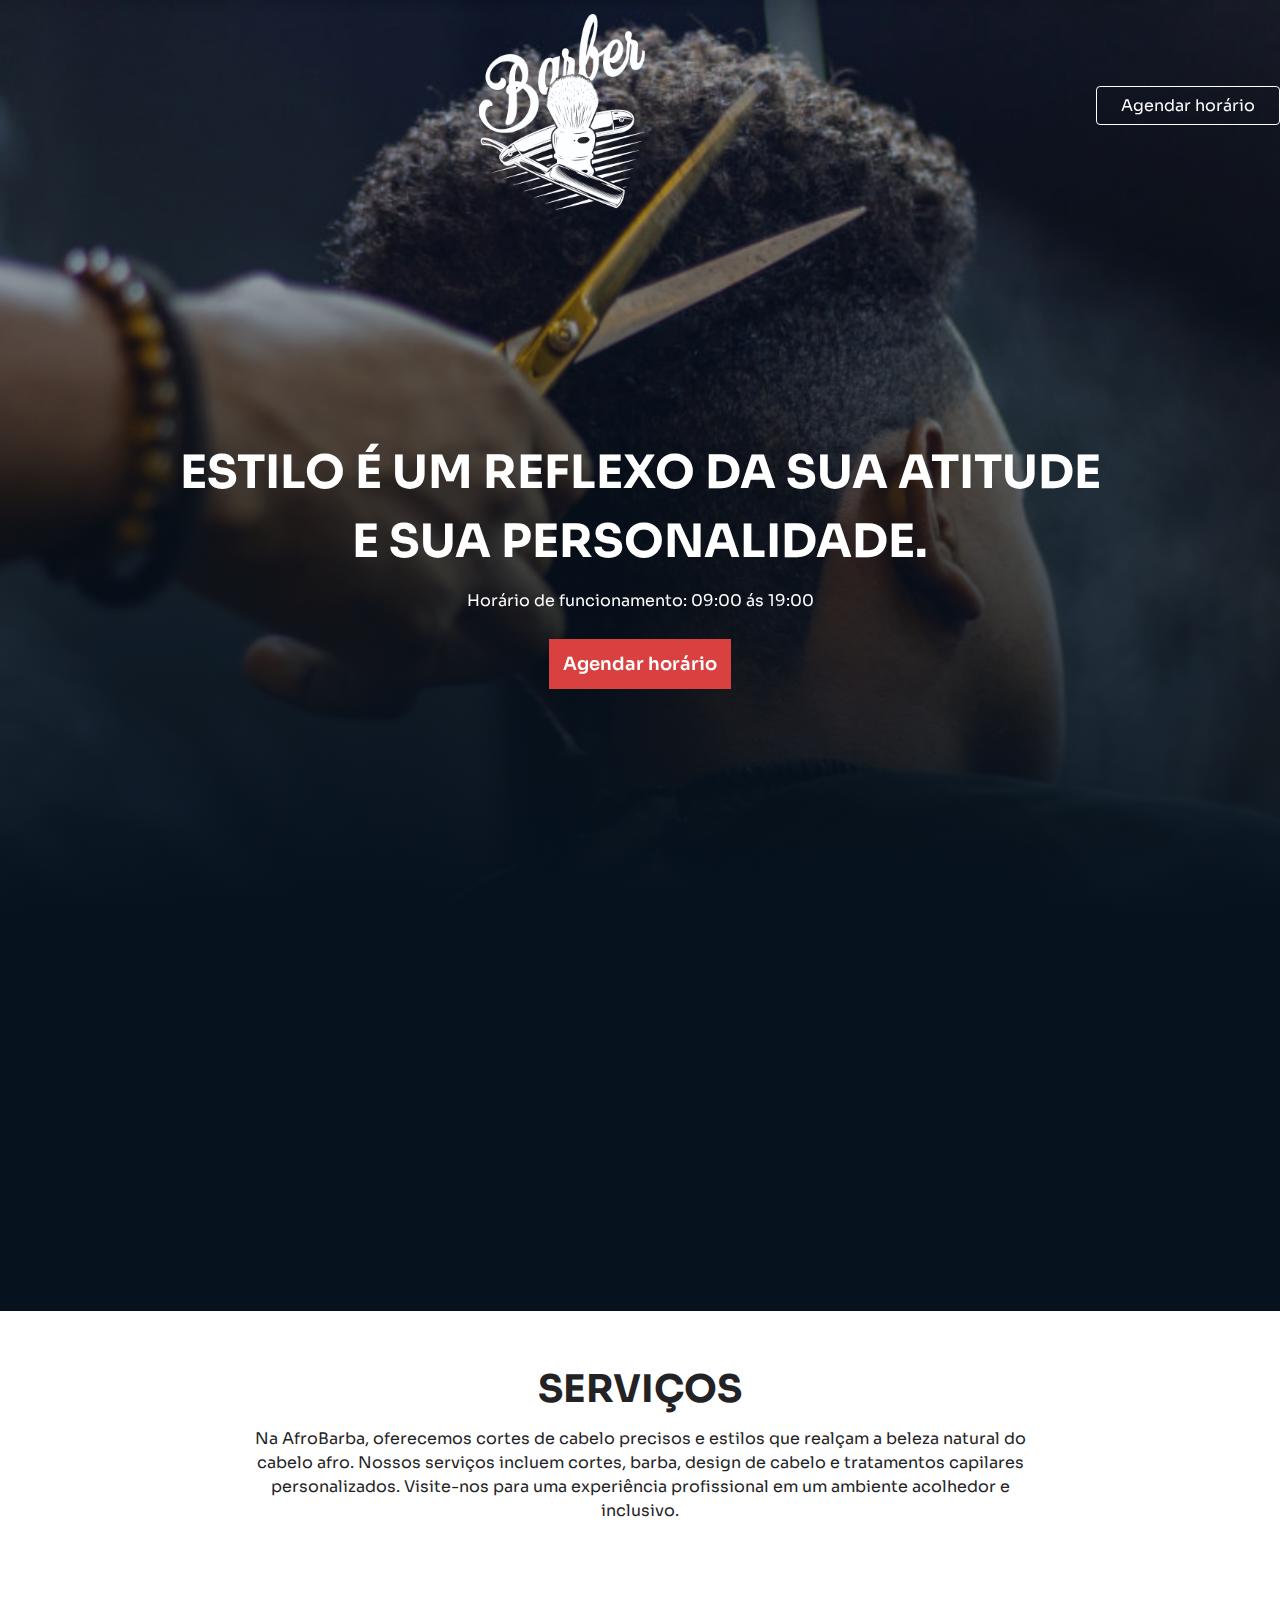
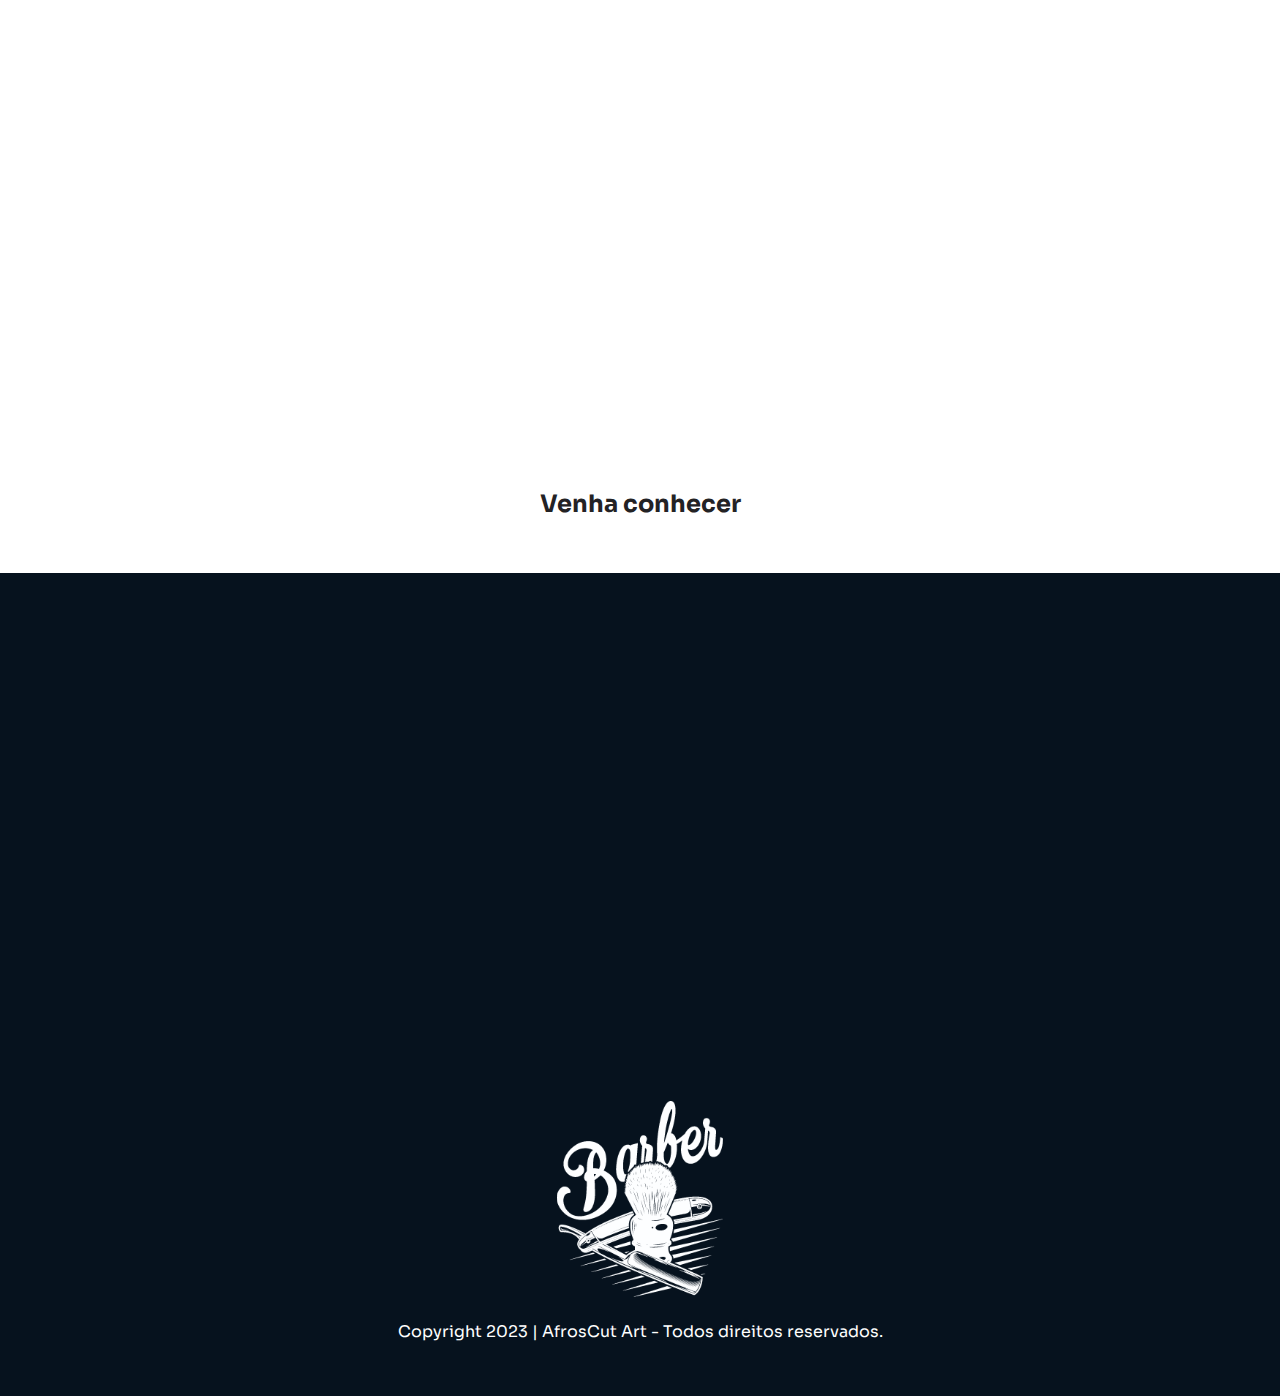
<file: index.html>
<html>
  <head>
    <link href="https://unpkg.com/aos@2.3.1/dist/aos.css" rel="stylesheet">
    <link rel="stylesheet" href="styles.css" />
    <link rel="preconnect" href="https://fonts.googleapis.com" />
    <link rel="preconnect" href="https://fonts.gstatic.com" crossorigin />
    <link
      href="https://fonts.googleapis.com/css2?family=Sora:wght@300;400;500;600&display=swap"
      rel="stylesheet"
    />
    <link
      rel="stylesheet"
      href="https://cdnjs.cloudflare.com/ajax/libs/font-awesome/6.5.1/css/all.min.css"
      integrity="sha512-DTOQO9RWCH3ppGqcWaEA1BIZOC6xxalwEsw9c2QQeAIftl+Vegovlnee1c9QX4TctnWMn13TZye+giMm8e2LwA=="
      crossorigin="anonymous"
      referrerpolicy="no-referrer"
    />
    <meta
      name="viewport"
      content="width=devide-width, initial-scale=1.0, maximum-scale=1.0"
    />
    <script src="https://unpkg.com/aos@2.3.1/dist/aos.js"></script>
     
    <title>AfrosArt Cuts</title>
  </head>

  <body>
    <div class="bg-home">
      <header>
        <nav class="header-content container">
          <div class="header-icons" data-aos="fade-down">
            <a href="#">
              <i class="fa-brands fa-instagram fa-2x"></i>
            </a>
            <a href="#">
              <i class="fa-brands fa-facebook fa-2x"></i>
            </a>
            <a href="#">
              <i class="fa-brands fa-tiktok fa-2x"></i>
            </a>
          </div>

          <div class="header-logo" data-aos="zoom-in" data-aos-delay="500">
            <img src="assests/logo.svg" alt="logo" />
          </div>

          <div data-aos="fade-down">
            <a class="header-button" href="#"> Agendar horário </a>
          </div>
        </nav>

        <main class="hero container" data-aos="fade-up" data-aos-delay="400">
          <h1>ESTILO É UM REFLEXO DA SUA ATITUDE E SUA PERSONALIDADE.</h1>
          <p>Horário de funcionamento: 09:00 ás 19:00</p>
          <a href="#" class="button-contact" target="_blank">
            Agendar horário
          </a>
        </main>
      </header>
    </div>

    <section class="about">
      <div class="container about-content">
        <div data-aos="zoom-in" data-aos-delay="100">
          <img
            src="assests/110719-RS-Barbeiro-da-favela11-1.webp"
            alt="Imagens sobre a barbearia"
          />
        </div>

        <div class="about-description" data-aos="zoom-out-left" data-aos-delay="250">
          <h2>Sobre</h2>
          <p>
            Bem-vindo à AfroArt Cut, onde cada corte é uma celebração da cultura
            e da individualidade. Nossa barbearia é um espaço acolhedor e
            vibrante, onde você pode relaxar enquanto nossos especialistas em
            cortes afro cuidam do seu visual.
          </p>
          <p>Horário de funcionamento: <strong>09:00 ás 19:00</strong></p>
        </div>
      </div>
    </section>

    <section class="services">
      <div class="services-content container">
        <h2>Serviços</h2>
        <p>
          Na AfroBarba, oferecemos cortes de cabelo precisos e estilos que
          realçam a beleza natural do cabelo afro. Nossos serviços incluem
          cortes, barba, design de cabelo e tratamentos capilares
          personalizados. Visite-nos para uma experiência profissional em um
          ambiente acolhedor e inclusivo.
        </p>
      </div>

      <section class="haircuts" data-aos="fade-up">
        <div class="haircut">
          <img src="assests/americano.jpg" alt="corte nudred" />
          <div class="haircut-info">
            <strong>Cortes de cabelo</strong>
            <a href="Menu.html">Ver cortes</a>
          </div>
        </div>
        <div class="haircut">
            <img src="assests/produtosBarber.jpg" alt="produtos barbearia" style="height: 22rem; width: 22rem;">
            <div class="haircut-info">
              <strong>Produtos</strong>
              <a href="Sobre.html">Ver produtos</a>
            </div>
          </div>
          <div class="haircut">
            <img src="assests/barbaCheia.jpg" alt="barbas" />
            <div class="haircut-info">
              <strong>Tipo de barba</strong>
              <a>Ver modelos</a>
            </div>
          </div>
      </section>
    </section>

    <div class="services">
      <h2>Venha conhecer</h2>
    </div>

    <iframe width="100%" src="https://www.google.com/maps/embed?pb=!1m18!1m12!1m3!1d3838.2879952511707!2d-48.046585523968005!3d-15.841453784805559!2m3!1f0!2f0!3f0!3m2!1i1024!2i768!4f13.1!3m3!1m2!1s0x935a328bd8bc60c1%3A0xd082313d70393121!2sTaguatinga%20Shopping!5e0!3m2!1spt-BR!2sbr!4v1708432117568!5m2!1spt-BR!2sbr" width="600" height="450" style="border:0;" allowfullscreen="" loading="lazy" referrerpolicy="no-referrer-when-downgrade"></iframe>

    <footer class="footer">
      <div class="footer-icons">
        <a href="#">
          <i class="fa-brands fa-instagram fa-2x"></i>
        </a>
        <a href="#">
          <i class="fa-brands fa-facebook fa-2x"></i>
        </a>
        <a href="#">
          <i class="fa-brands fa-tiktok fa-2x"></i>
        </a>
      </div>

      <div>
        <img src="assests/logo.svg" alt="logo barbearia">
      </div>

      <p>Copyright 2023 | AfrosCut Art - Todos direitos reservados.</p>

    </footer>
    <script src="script.js"></script>
  </body>
</html>
</file>
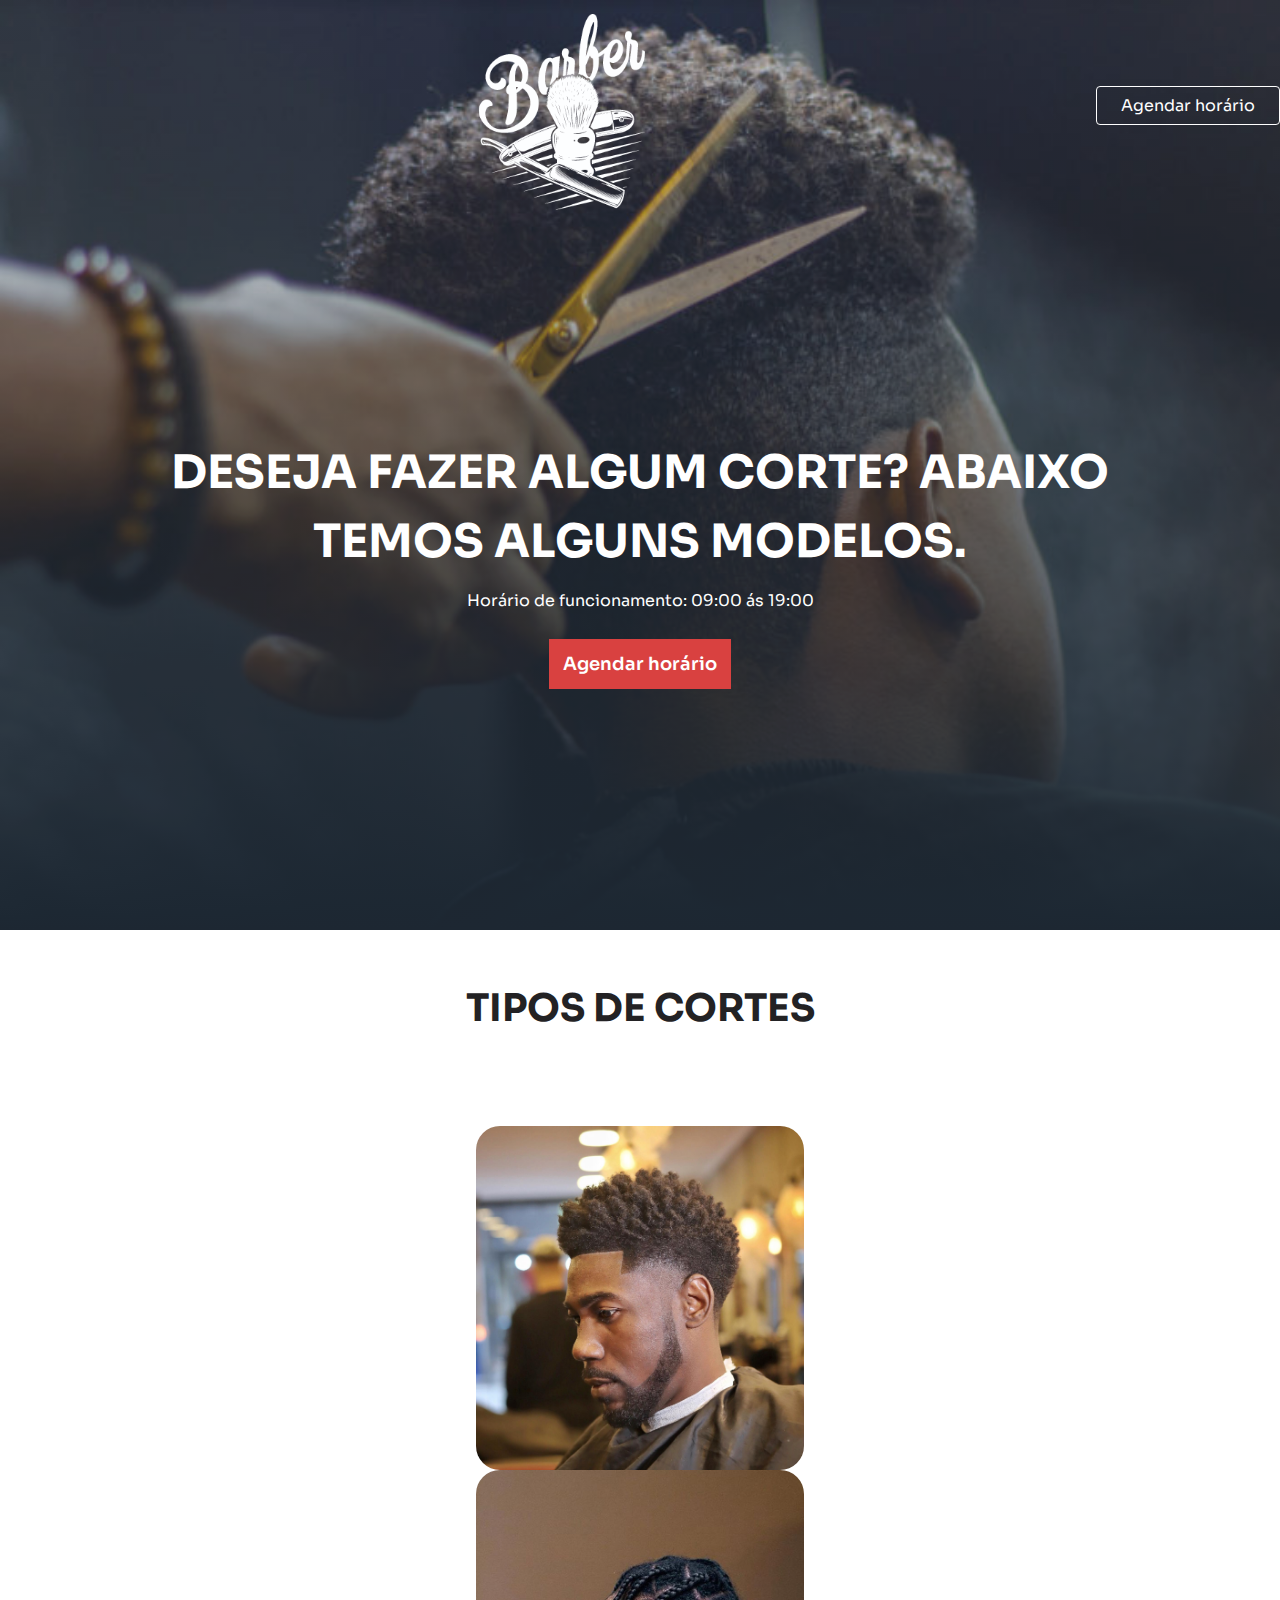
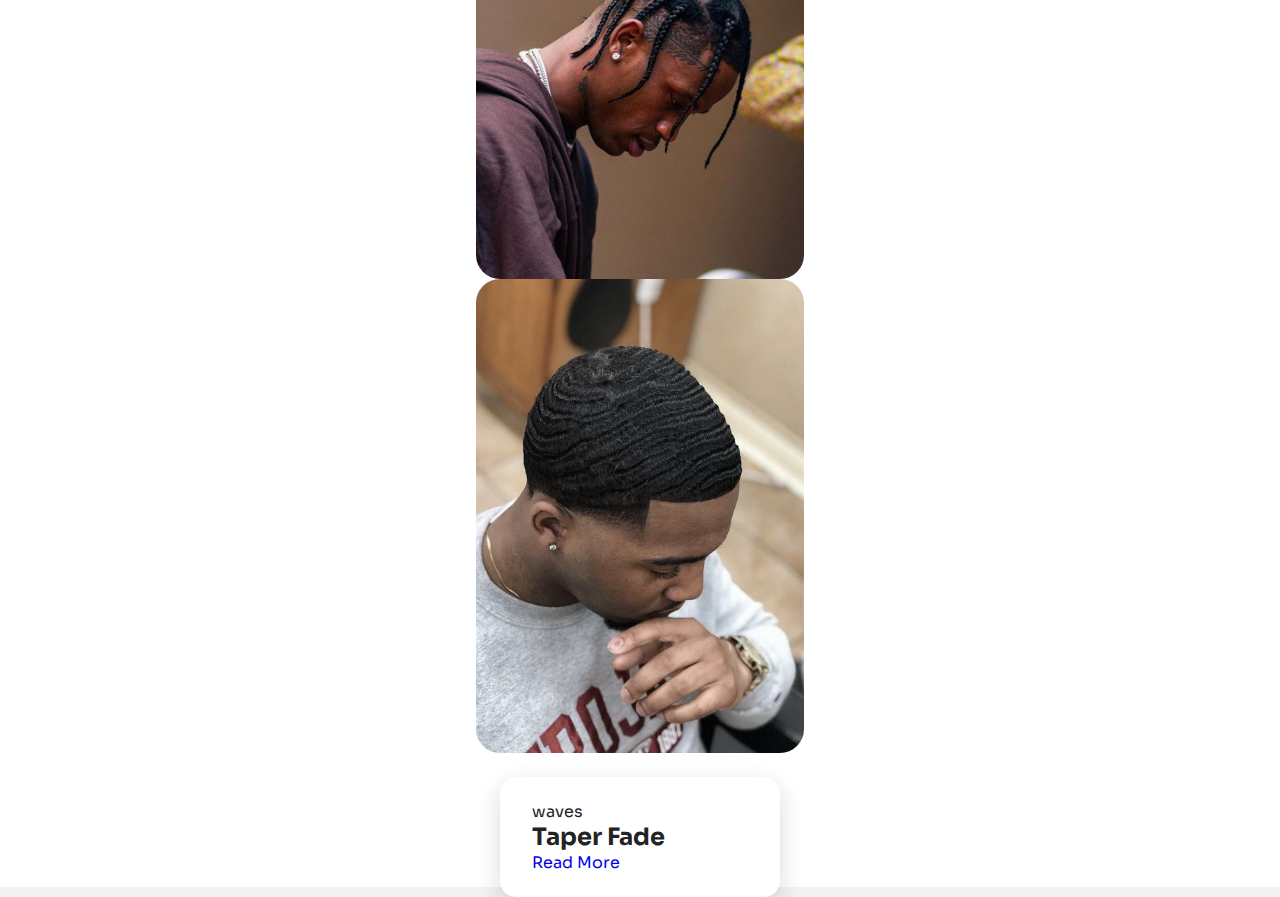
<file: cortes.html>
<!DOCTYPE html>
<html lang="en">
<head>
    <meta charset="UTF-8">
    <meta name="viewport" content="width=device-width, initial-scale=1.0">
    <link rel="stylesheet" href="styles.css">
    <link rel="stylesheet" href="css/stylesCard.css">
    <!-- <link href="https://unpkg.com/aos@2.3.1/dist/aos.css" rel="stylesheet"> -->
    <!-- <link rel="stylesheet" href="styles.css" /> -->
    <link rel="preconnect" href="https://fonts.googleapis.com" />
    <link rel="preconnect" href="https://fonts.gstatic.com" crossorigin />
    <link
      href="https://fonts.googleapis.com/css2?family=Sora:wght@300;400;500;600&display=swap"
      rel="stylesheet"
    />
    <link
      rel="stylesheet"
      href="https://cdnjs.cloudflare.com/ajax/libs/font-awesome/6.5.1/css/all.min.css"
      integrity="sha512-DTOQO9RWCH3ppGqcWaEA1BIZOC6xxalwEsw9c2QQeAIftl+Vegovlnee1c9QX4TctnWMn13TZye+giMm8e2LwA=="
      crossorigin="anonymous"
      referrerpolicy="no-referrer"
    />
    <title>Cortes</title>
</head>
<body>
    <div class="bg-home">
        <header>
          <nav class="header-content container">
            <div class="header-icons" data-aos="fade-down">
              <a href="#">
                <i class="fa-brands fa-instagram fa-2x"></i>
              </a>
              <a href="#">
                <i class="fa-brands fa-facebook fa-2x"></i>
              </a>
              <a href="#">
                <i class="fa-brands fa-tiktok fa-2x"></i>
              </a>
            </div>
  
            <div class="header-logo" data-aos="zoom-in" data-aos-delay="500">
              <img src="assests/logo.svg" alt="logo" />
            </div>
  
            <div data-aos="fade-down">
              <a class="header-button" href="#"> Agendar horário </a>
            </div>
          </nav>
  
          <main class="hero container" data-aos="fade-up" data-aos-delay="400">
            <h1>DESEJA FAZER ALGUM CORTE? ABAIXO TEMOS ALGUNS MODELOS.</h1>
            <p>Horário de funcionamento: 09:00 ás 19:00</p>
            <a href="#" class="button-contact" target="_blank">
              Agendar horário
            </a>
          </main>
        </header>
      </div>
      <section class="services">
        <div class="services-content container">
          <h2>Tipos de Cortes</h2>
        </div>

        <div class="container_cut">
            <div class="card_container">
              <article class="card_article">
                <img src="assests/nudred-taper-fade.jpg" alt="nudred" class="card_img">
                <div class="card_data">
                  <span class="card_description">Nudred</span>
                  <h2 class="card_title">Taper Fade</h2>
                  <a href="#" class="card_button">Read More</a>
                </div>
              </article>
            </div>
            <div class="card_container">
              <article class="card_article">
                <img src="assests/tranças.jpg" alt="nudred" class="card_img">
                <div class="card_data">
                  <span class="card_description">Trança</span>
                  <h2 class="card_title">box braids</h2>
                  <a href="#" class="card_button">Read More</a>
                </div>
              </article>
            </div>
            <div class="card_container">
              <article class="card_article">
                <img src="assests/waves.jpg" alt="nudred" class="card_img">
                <div class="card_data">
                  <span class="card_description">waves</span>
                  <h2 class="card_title">Taper Fade</h2>
                  <a href="#" class="card_button">Read More</a>
                </div>
              </article>
            </div>
        </div>
</body>
</html>
</file>
<file: styles.css>
* {
  margin: 0;
  padding: 0;
  box-sizing: border-box;
  outline: 0;
}

header {
  width: 100%;
}

.header-content {
  display: flex;
  align-items: center;
  justify-content: space-between;
}

i {
  color: #FFF;
}

.header-icons {
  display: flex;
  gap: 14px;
}

.header-icons a:hover i {
  animation: translateY 0.8s infinite alternate;
  color: #d34040;
}

@keyframes translateY {
  from {
    transform: translateY(0) scale(1);
  }
  to {
    transform: translateY(-8px) scale(1.1);
  }
}
.header-button {
  border: 1px solid #FFF;
  padding: 8px 24px;
  border-radius: 4px;
  color: #FFF;
  background-color: transparent;
  transition: background-color 0.8s;
}

.header-button:hover {
  border: 1px solid #d34040;
  background-color: #d34040;
}

.header-logo {
  display: flex;
  align-items: center;
  justify-content: center;
  margin-top: 14px;
}

@media screen and (max-width: 768px) {
  .header-content {
    width: 100%;
    flex-direction: column;
    align-items: center;
    justify-content: center;
  }
  .header-content i {
    margin-top: 16px;
    font-size: 34px;
  }
  .header-logo img {
    width: 160px;
    margin-top: 46px;
  }
  .header-button {
    display: none;
  }
}
.container {
  max-width: 1440px;
  margin: 0 auto;
  padding: 0 8px\;;
}

.bg-home {
  position: relative;
}

.bg-home::before {
  content: "";
  display: block;
  position: absolute;
  background-image: linear-gradient(to bottom, rgba(6, 18, 30, 0.1), #06121e), url("../assests/barbearia.jpg");
  left: 0;
  top: 0;
  width: 100%;
  height: 100%;
  z-index: -1;
  background-size: cover;
  background-repeat: no-repeat;
  background-position: 50% 0;
  opacity: 0.9;
}

.hero {
  color: #FFF;
  min-height: 80vh;
  display: flex;
  flex-direction: column;
  align-items: center;
  justify-content: center;
  padding: 14px;
}
.hero h1 {
  text-align: center;
  line-height: 150%;
  max-width: 940px;
  font-size: 46px;
}
.hero p {
  text-align: center;
  margin: 14px 0;
}

.button-contact {
  padding: 14px;
  color: #FFF;
  background-color: #d94140;
  border: 0;
  font-size: 18px;
  font-weight: 600;
  margin: 14px 0;
}

.button-contact:hover {
  animation: scaleButton 0.8s alternate infinite;
}

@keyframes scaleButton {
  from {
    transform: scale(1);
  }
  to {
    transform: scale(1.07);
  }
}
@media screen and (max-width: 768px) {
  .hero {
    min-height: 60vh;
  }
  .hero h1 {
    font-size: 34px;
    padding: 0 14px;
    width: 100%;
  }
  .hero p {
    font-size: 14px;
  }
}
@media screen and (max-width: 480px) {
  .hero h1 {
    font-size: 24px;
  }
}
.about {
  background-color: #06121e;
  overflow: hidden;
  color: #FFF;
}

.about-content {
  display: flex;
  align-items: center;
  justify-content: center;
  gap: 14px;
  padding: 34px 14 px 64px 14px;
}
.about-content img {
  max-width: 570px;
}

.about-content div {
  flex: 1;
}

.about-description h2 {
  font-size: 38px;
  margin-bottom: 24px;
}
.about-description p {
  margin-bottom: 14px;
  line-height: 150%;
}

@media screen and (max-width: 768px) {
  .about-content {
    flex-direction: column\;;
  }
}
.services {
  background-color: #FFF;
  color: #232224;
  display: flex;
  flex-direction: column;
  align-items: center;
  justify-content: center;
  padding: 54px 14px;
}

.services-content h2 {
  text-transform: uppercase;
  text-align: center;
  font-size: 38px;
  margin-bottom: 14px;
}

.services-content p {
  line-height: 150%;
  margin-bottom: 14px;
  text-align: center;
  max-width: 780px;
}

.haircuts {
  display: flex;
  justify-content: center;
  align-items: center;
  gap: 16px;
  padding: 0 44px 34px 44px;
}

.haircut {
  flex: 1;
  display: flex;
  flex-direction: column;
  background-color: #FFF;
  border-radius: 8px;
  box-shadow: 0px -1px 17px -4px rgba(0, 0, 0, 0.45);
  overflow: hidden;
}
.haircut img {
  width: 100%;
  max-width: 354px;
  transition: transform 0.25s;
}

.haircut img:hover {
  transform: scale(1.2);
  z-index: 1;
}

.haircut-info {
  width: 100%;
  display: flex;
  justify-content: space-between;
  padding: 14px;
  background-color: #FFF;
  z-index: 99;
}

.haircut-info a {
  color: #FFF;
  background-color: #d94140;
  padding: 4px 8px;
  border-radius: 4px;
  border: 0;
  cursor: pointer;
}

@media screen and (max-width: 768px) {
  .haircuts {
    flex-direction: column;
  }
}
.footer {
  display: flex;
  flex-direction: column;
  align-items: center;
  justify-content: center;
  padding: 54px 0;
  gap: 24px;
  color: #FFF;
}

.footer-icons {
  display: flex;
  gap: 8px;
  color: #FFF;
}

body {
  font-family: "Sora", sans-serif;
  width: 100%;
  height: 100vh;
  position: relative;
  background-color: #06121e;
}

button {
  font-family: "Sora", sans-serif;
  cursor: pointer;
}

svg {
  width: 100%;
}

img {
  width: 100%;
}

a {
  cursor: pointer;
  text-decoration: none;
}/*# sourceMappingURL=styles.css.map */
</file>
<file: css/stylesCard.css>
* {
    box-sizing: border-box;
    padding: 0;
    margin: 0;
  }
  
  body {
    font-family: 'Sora', sans-serif;
    background-color: hsl(0, 0%, 95%);
    color: hsl(0, 0%, 35%);
  }
  
  img {
    display: block;
    max-width: 100%;
    height: auto;
  }
  
  /*=============== CARD ===============*/
  .container_cut {
    display: grid;
    place-items: center;
    margin-inline: 1.5rem;
    padding-block: 5rem;
  }
  
  .card_container {
    display: grid;
    row-gap: 3.5rem;
  }
  
  .card_article {
    position: relative;
    /* overflow: hidden; */
  }
  
  .card_img {
    width: 328px;
    border-radius: 1.5rem;
  }
  
  .card_data {
    width: 280px;
    background-color: hsl(0, 0%, 100%);
    padding: 1.5rem 2rem;
    box-shadow: 0 8px 24px hsla(0, 0%, 0%, .15);
    border-radius: 1rem;
    position: absolute;
    bottom: -9rem;
    left: 0;
    right: 0;
    margin-inline: auto;
    /* opacity: 0; */
    transition: opacity 1s 1s;
  }
</file>
